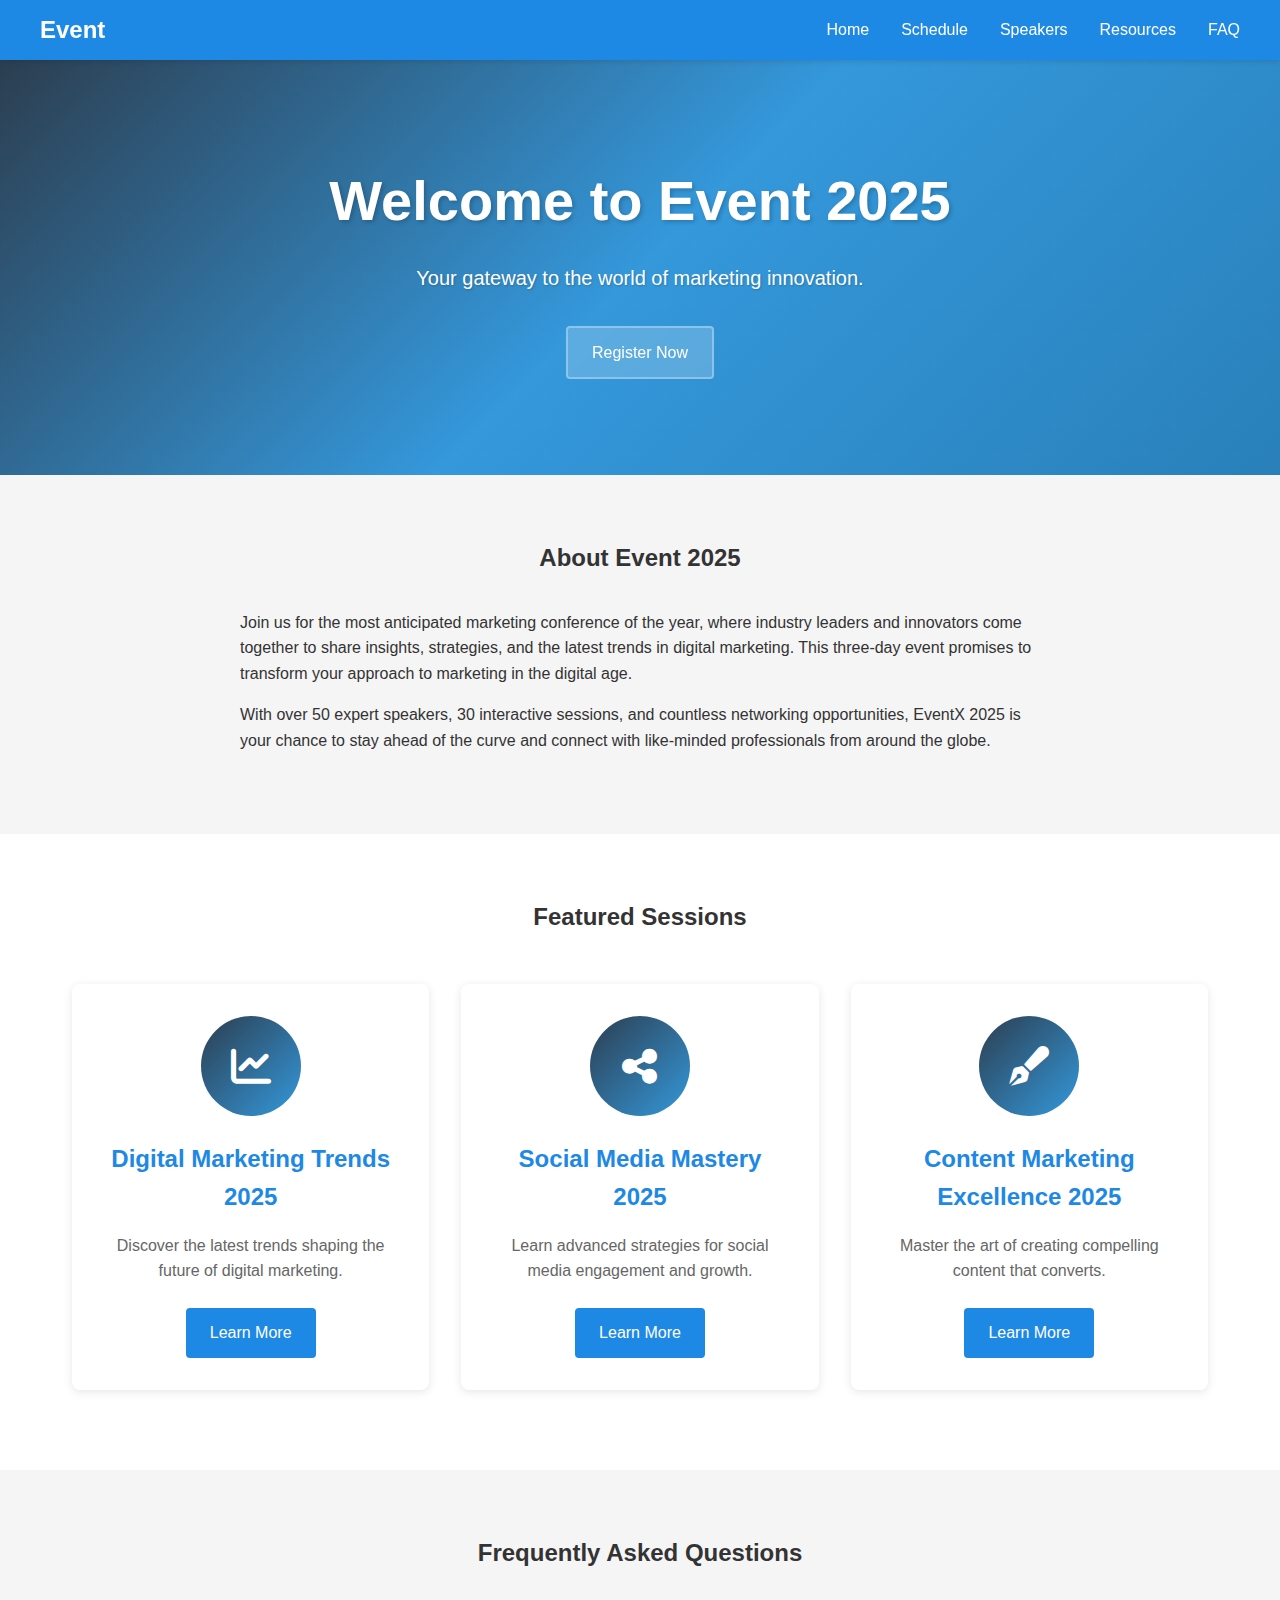
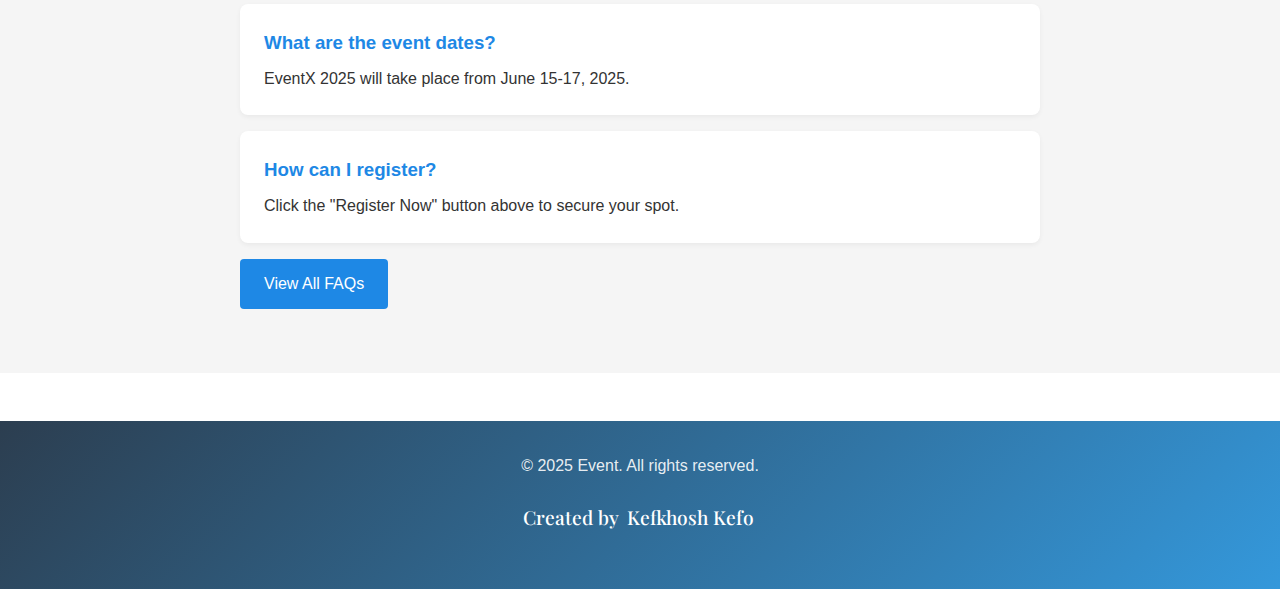
<file: index.html>
<!DOCTYPE html>
<html lang="en">
<head>
  <meta charset="UTF-8" />
  <meta name="viewport" content="width=device-width, initial-scale=1.0" />
  <title>Event Platform - Home</title>
  <link rel="preconnect" href="https://fonts.googleapis.com">
  <link rel="preconnect" href="https://fonts.gstatic.com" crossorigin>
  <link href="https://fonts.googleapis.com/css2?family=Playfair+Display:wght@400;500;600&display=swap" rel="stylesheet">
  <link rel="stylesheet" href="css\style.css" />
  <link rel="stylesheet" href="https://cdnjs.cloudflare.com/ajax/libs/font-awesome/6.5.1/css/all.min.css" />
  <script src="js/jquery.min.js"></script>
  <script src="js/script.js" defer></script>
</head>
<body>
  <header>
    <nav>
      <div class="logo">Event</div>
      <ul class="nav-links">
        <li><a href="index.html">Home</a></li>
        <li><a href="schedule.html">Schedule</a></li>
        <li><a href="speakers.html">Speakers</a></li>
        <li><a href="resources.html">Resources</a></li>
        <li><a href="faq.html">FAQ</a></li>
      </ul>
    </nav>
  </header>

  <section class="hero">
    <h1>Welcome to Event 2025</h1>
    <p>Your gateway to the world of marketing innovation.</p>
    <a href="register.html" class="btn">Register Now</a>
  </section>

  <section class="about-event">
    <div class="container">
      <h2>About Event 2025</h2>
      <p>Join us for the most anticipated marketing conference of the year, where industry leaders and innovators come together to share insights, strategies, and the latest trends in digital marketing. This three-day event promises to transform your approach to marketing in the digital age.</p>
      <p>With over 50 expert speakers, 30 interactive sessions, and countless networking opportunities, EventX 2025 is your chance to stay ahead of the curve and connect with like-minded professionals from around the globe.</p>
    </div>
  </section>

  <section class="featured-sessions">
    <div class="container">
      <h2>Featured Sessions</h2>
      <div class="session-cards">
        <div class="card">
          <div class="icon-container">
            <i class="fas fa-chart-line"></i>
          </div>
          <h3>Digital Marketing Trends 2025</h3>
          <p>Discover the latest trends shaping the future of digital marketing.</p>
          <a href="schedule.html" class="btn">Learn More</a>
        </div>
        <div class="card">
          <div class="icon-container">
            <i class="fas fa-share-nodes"></i>
          </div>
          <h3>Social Media Mastery 2025</h3>
          <p>Learn advanced strategies for social media engagement and growth.</p>
          <a href="schedule.html" class="btn">Learn More</a>
        </div>
        <div class="card">
          <div class="icon-container">
            <i class="fas fa-pen-fancy"></i>
          </div>
          <h3>Content Marketing Excellence 2025</h3>
          <p>Master the art of creating compelling content that converts.</p>
          <a href="schedule.html" class="btn">Learn More</a>
        </div>
      </div>
    </div>
  </section>

  <section class="faq-teaser">
    <div class="container">
      <h2>Frequently Asked Questions</h2>
      <div class="faq-preview">
        <div class="faq-item">
          <h3>What are the event dates?</h3>
          <p>EventX 2025 will take place from June 15-17, 2025.</p>
        </div>
        <div class="faq-item">
          <h3>How can I register?</h3>
          <p>Click the "Register Now" button above to secure your spot.</p>
        </div>
        <a href="faq.html" class="btn">View All FAQs</a>
      </div>
    </div>
  </section>

  <footer>
    <div class="container">
      <p>&copy; 2025 Event. All rights reserved.</p>
      <p class="footer-signature">Created by <span>Kefkhosh Kefo</span></p>
    </div>
  </footer>
</body>
</html>
</file>
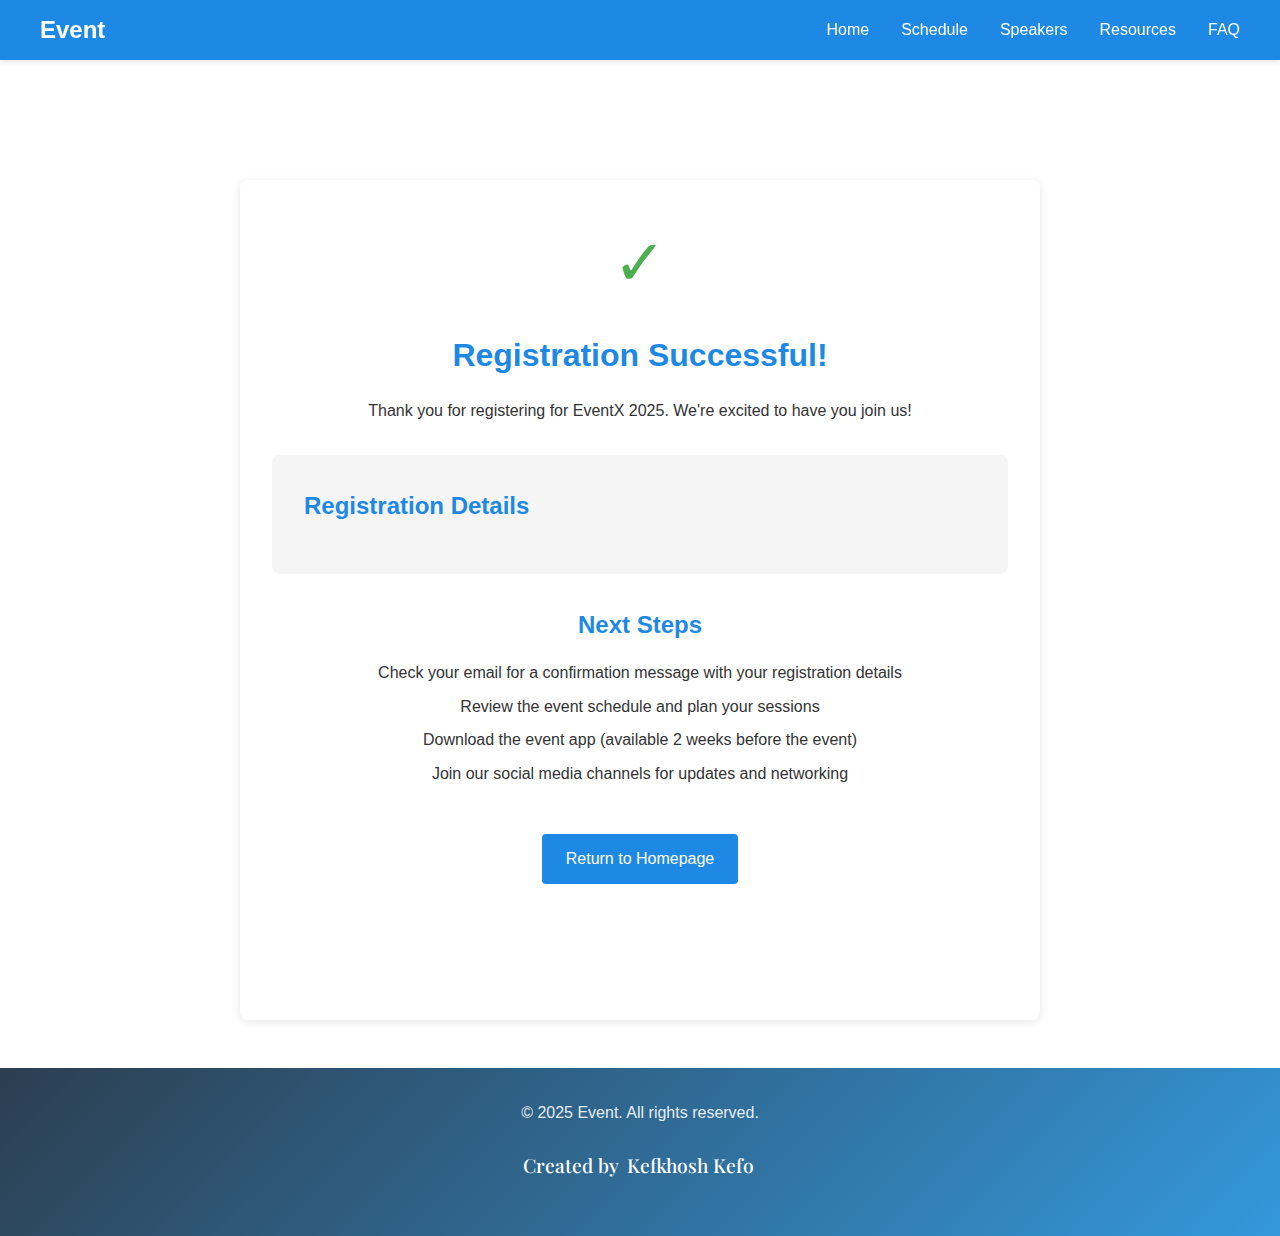
<file: confirmation.html>
<!DOCTYPE html>
<html lang="en">
<head>
  <meta charset="UTF-8" />
  <meta name="viewport" content="width=device-width, initial-scale=1.0" />
  <title>Event Platform - Registration Confirmation</title>
  <link rel="preconnect" href="https://fonts.googleapis.com">
  <link rel="preconnect" href="https://fonts.gstatic.com" crossorigin>
  <link href="https://fonts.googleapis.com/css2?family=Playfair+Display:wght@400;500;600&display=swap" rel="stylesheet">
  <link rel="stylesheet" href="css/style.css" />
  <script src="js/jquery.min.js"></script>
  <script src="js/script.js" defer></script>
  <style>
    .confirmation-container {
      max-width: 800px;
      margin: 120px auto 40px;
      padding: 2rem;
      background: white;
      border-radius: 8px;
      box-shadow: 0 2px 10px rgba(0,0,0,0.1);
      text-align: center;
    }

    .success-icon {
      font-size: 4rem;
      color: #4CAF50;
      margin-bottom: 1rem;
    }

    .confirmation-message {
      margin-bottom: 2rem;
    }

    .confirmation-message h1 {
      color: var(--primary-color);
      margin-bottom: 1rem;
    }

    .registration-details {
      background: var(--secondary-color);
      padding: 2rem;
      border-radius: 8px;
      margin: 2rem 0;
      text-align: left;
    }

    .registration-details h2 {
      color: var(--primary-color);
      margin-bottom: 1rem;
    }

    .registration-details ul {
      list-style: none;
      padding: 0;
    }

    .registration-details li {
      margin-bottom: 0.5rem;
      padding: 0.5rem;
      border-bottom: 1px solid #ddd;
    }

    .registration-details li:last-child {
      border-bottom: none;
    }

    .registration-details strong {
      color: var(--primary-color);
    }

    .next-steps {
      margin-top: 2rem;
    }

    .next-steps h2 {
      color: var(--primary-color);
      margin-bottom: 1rem;
    }

    .next-steps ul {
      list-style: none;
      padding: 0;
      margin-bottom: 2rem;
    }

    .next-steps li {
      margin-bottom: 0.5rem;
    }

    .home-btn {
      display: inline-block;
      margin-top: 1rem;
    }
  </style>
</head>
<body>
  <header>
    <nav>
      <div class="logo">Event</div>
      <ul class="nav-links">
        <li><a href="index.html">Home</a></li>
        <li><a href="schedule.html">Schedule</a></li>
        <li><a href="speakers.html">Speakers</a></li>
        <li><a href="resources.html">Resources</a></li>
        <li><a href="faq.html">FAQ</a></li>
      </ul>
    </nav>
  </header>

  <main class="confirmation-container">
    <div class="success-icon">✓</div>
    
    <div class="confirmation-message">
      <h1>Registration Successful!</h1>
      <p>Thank you for registering for EventX 2025. We're excited to have you join us!</p>
    </div>

    <div class="registration-details">
      <h2>Registration Details</h2>
      <div id="registrationDetails">
        <!-- Registration details will be populated by JavaScript -->
      </div>
    </div>

    <div class="next-steps">
      <h2>Next Steps</h2>
      <ul>
        <li>Check your email for a confirmation message with your registration details</li>
        <li>Review the event schedule and plan your sessions</li>
        <li>Download the event app (available 2 weeks before the event)</li>
        <li>Join our social media channels for updates and networking</li>
      </ul>
      <a href="index.html" class="btn home-btn">Return to Homepage</a>
    </div>
  </main>

  <footer>
    <div class="container">
      <p>&copy; 2025 Event. All rights reserved.</p>
      <p class="footer-signature">Created by <span>Kefkhosh Kefo</span></p>
    </div>
  </footer>
</body>
</html>
</file>
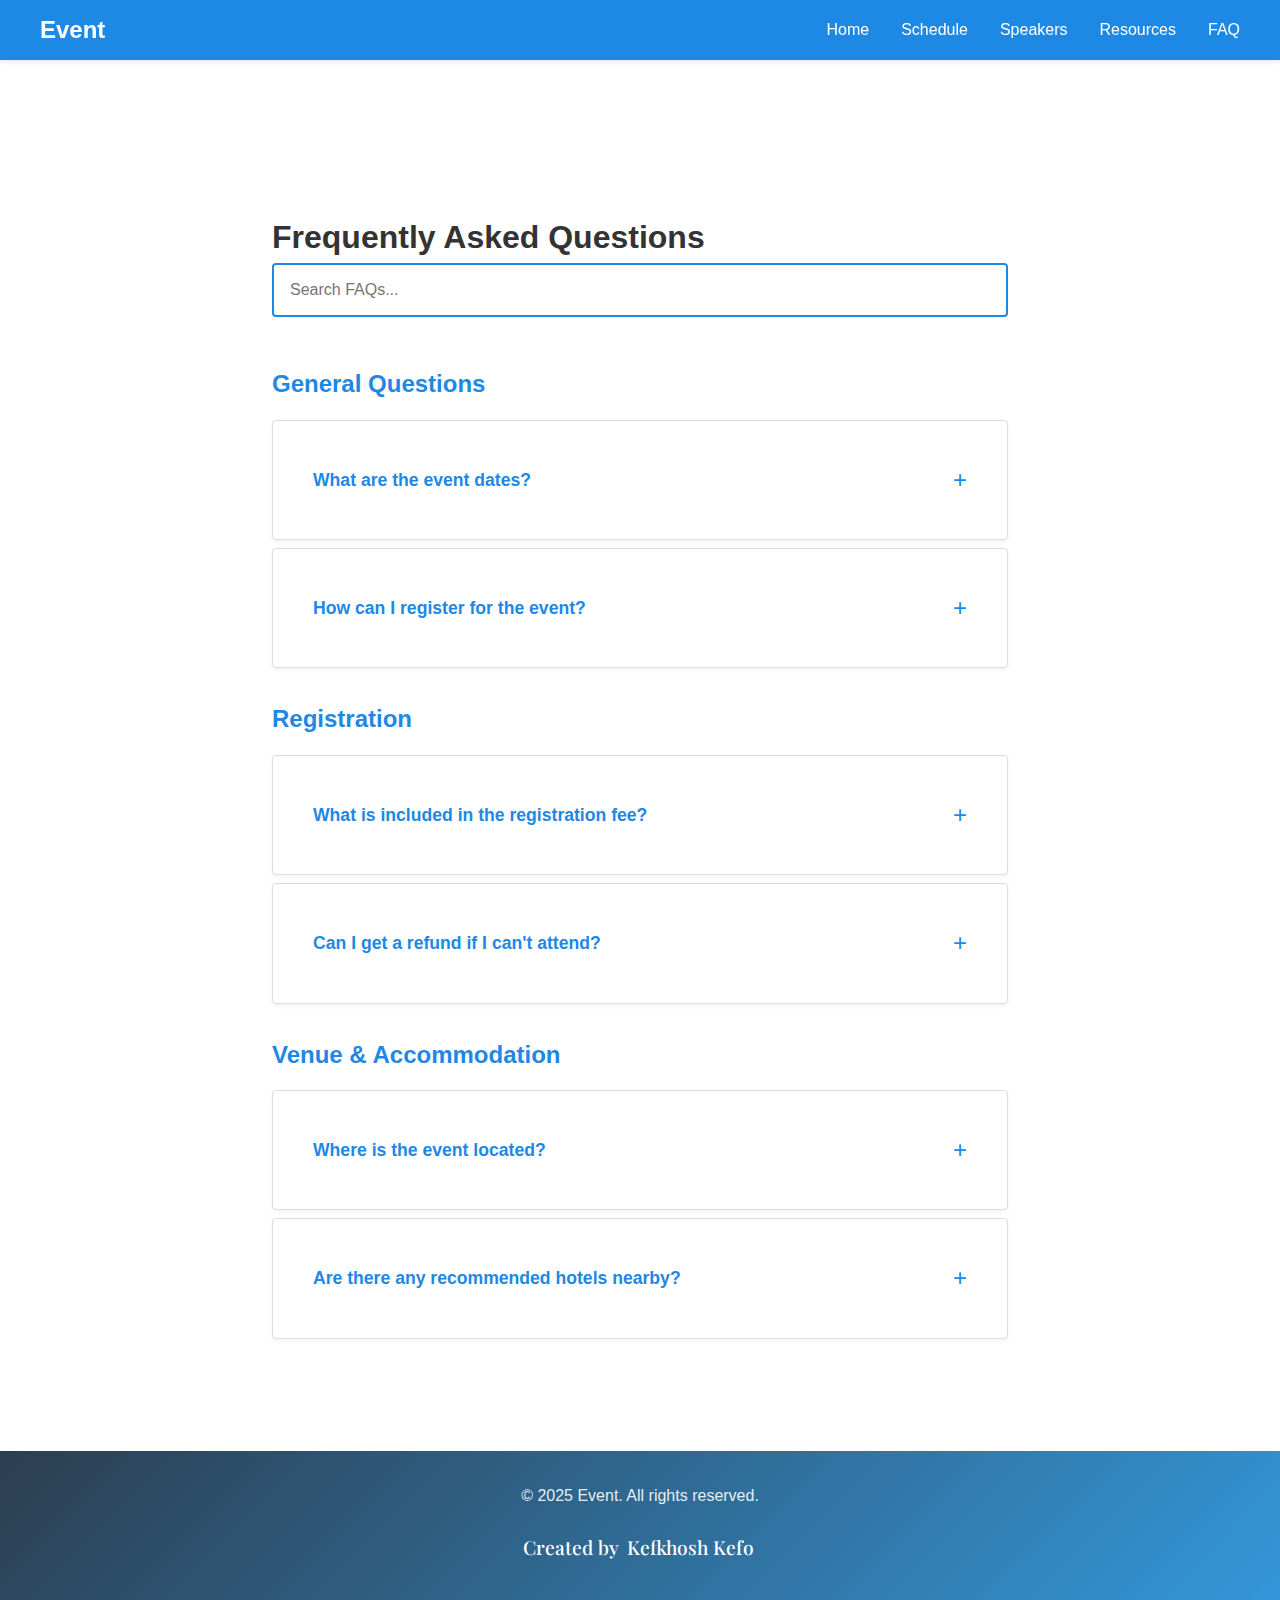
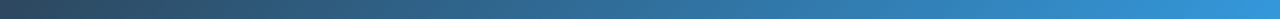
<file: faq.html>
<!DOCTYPE html>
<html lang="en">
<head>
  <meta charset="UTF-8" />
  <meta name="viewport" content="width=device-width, initial-scale=1.0" />
  <title>Event Platform - FAQ</title>
  <link rel="preconnect" href="https://fonts.googleapis.com">
  <link rel="preconnect" href="https://fonts.gstatic.com" crossorigin>
  <link href="https://fonts.googleapis.com/css2?family=Playfair+Display:wght@400;500;600&display=swap" rel="stylesheet">
  <link rel="stylesheet" href="css\style.css" />
  <script src="https://code.jquery.com/jquery-3.7.1.min.js"></script>
  <script src="js/script.js" defer></script>
  <style>
    .faq-container {
      max-width: 800px;
      margin: 120px auto 40px;
      padding: 2rem;
    }

    .search-container {
      margin-bottom: 2rem;
    }

    .search-input {
      width: 100%;
      padding: 1rem;
      border: 2px solid var(--primary-color);
      border-radius: 4px;
      font-size: 1rem;
      margin-bottom: 1rem;
    }

    .faq-category {
      margin-bottom: 2rem;
    }

    .faq-category h2 {
      color: var(--primary-color);
      margin-bottom: 1rem;
    }

    .faq-item {
      border: 1px solid #ddd;
      border-radius: 4px;
      margin-bottom: 0.5rem;
      overflow: hidden;
    }

    .faq-question {
      background: white;
      padding: 1rem;
      cursor: pointer;
      display: flex;
      justify-content: space-between;
      align-items: center;
      transition: background 0.3s ease;
    }

    .faq-question:hover {
      background: var(--secondary-color);
    }

    .faq-question h3 {
      margin: 0;
      font-size: 1.1rem;
    }

    .faq-answer {
      display: none;
      background: var(--secondary-color);
      padding: 0;
    }

    .faq-answer p {
      margin: 0;
      padding: 1rem;
    }

    .toggle-icon {
      font-size: 1.5rem;
      color: var(--primary-color);
      transition: transform 0.3s ease;
    }

    .toggle-icon.active {
      transform: rotate(45deg);
    }

    .no-results {
      text-align: center;
      padding: 2rem;
      color: #666;
      display: none;
    }

    @media (max-width: 768px) {
      .faq-container {
        padding: 1rem;
      }

      .faq-question h3 {
        font-size: 1rem;
      }
    }
  </style>
</head>
<body>
  <header>
    <nav>
      <div class="logo">Event</div>
      <ul class="nav-links">
        <li><a href="index.html">Home</a></li>
        <li><a href="schedule.html">Schedule</a></li>
        <li><a href="speakers.html">Speakers</a></li>
        <li><a href="resources.html">Resources</a></li>
        <li><a href="faq.html">FAQ</a></li>
      </ul>
    </nav>
  </header>

  <main class="faq-container">
    <h1>Frequently Asked Questions</h1>
    
    <div class="search-container">
      <input type="text" class="search-input" placeholder="Search FAQs..." id="faqSearch">
    </div>

    <div class="no-results">
      <p>No questions found matching your search.</p>
    </div>

    <div class="faq-content">
      <!-- General Questions -->
      <div class="faq-category">
        <h2>General Questions</h2>
        
        <div class="faq-item">
          <div class="faq-question">
            <h3>What are the event dates?</h3>
            <span class="toggle-icon">+</span>
          </div>
          <div class="faq-answer">
            <p>EventX 2025 will take place from June 15-17, 2025, at the Main Conference Center.</p>
          </div>
        </div>

        <div class="faq-item">
          <div class="faq-question">
            <h3>How can I register for the event?</h3>
            <span class="toggle-icon">+</span>
          </div>
          <div class="faq-answer">
            <p>You can register through our website by clicking the "Register Now" button on the homepage. Early bird registration is available until March 31, 2025.</p>
          </div>
        </div>
      </div>

      <!-- Registration Questions -->
      <div class="faq-category">
        <h2>Registration</h2>
        
        <div class="faq-item">
          <div class="faq-question">
            <h3>What is included in the registration fee?</h3>
            <span class="toggle-icon">+</span>
          </div>
          <div class="faq-answer">
            <p>The registration fee includes access to all sessions, workshops, networking events, conference materials, and meals during the event.</p>
          </div>
        </div>

        <div class="faq-item">
          <div class="faq-question">
            <h3>Can I get a refund if I can't attend?</h3>
            <span class="toggle-icon">+</span>
          </div>
          <div class="faq-answer">
            <p>Refunds are available up to 30 days before the event. Please contact our support team for assistance with cancellations.</p>
          </div>
        </div>
      </div>

      <!-- Venue & Accommodation -->
      <div class="faq-category">
        <h2>Venue & Accommodation</h2>
        
        <div class="faq-item">
          <div class="faq-question">
            <h3>Where is the event located?</h3>
            <span class="toggle-icon">+</span>
          </div>
          <div class="faq-answer">
            <p>The event will be held at the Main Conference Center, located in the heart of the city. Detailed directions and parking information will be provided to registered attendees.</p>
          </div>
        </div>

        <div class="faq-item">
          <div class="faq-question">
            <h3>Are there any recommended hotels nearby?</h3>
            <span class="toggle-icon">+</span>
          </div>
          <div class="faq-answer">
            <p>Yes, we have partnered with several hotels in the area to offer special rates for event attendees. You can find the list of recommended hotels in your registration confirmation email.</p>
          </div>
        </div>
      </div>
    </div>
  </main>

  <footer>
    <div class="container">
      <p>&copy; 2025 Event. All rights reserved.</p>
      <p class="footer-signature">Created by <span>Kefkhosh Kefo</span></p>
    </div>
  </footer>
</body>
</html>
</file>
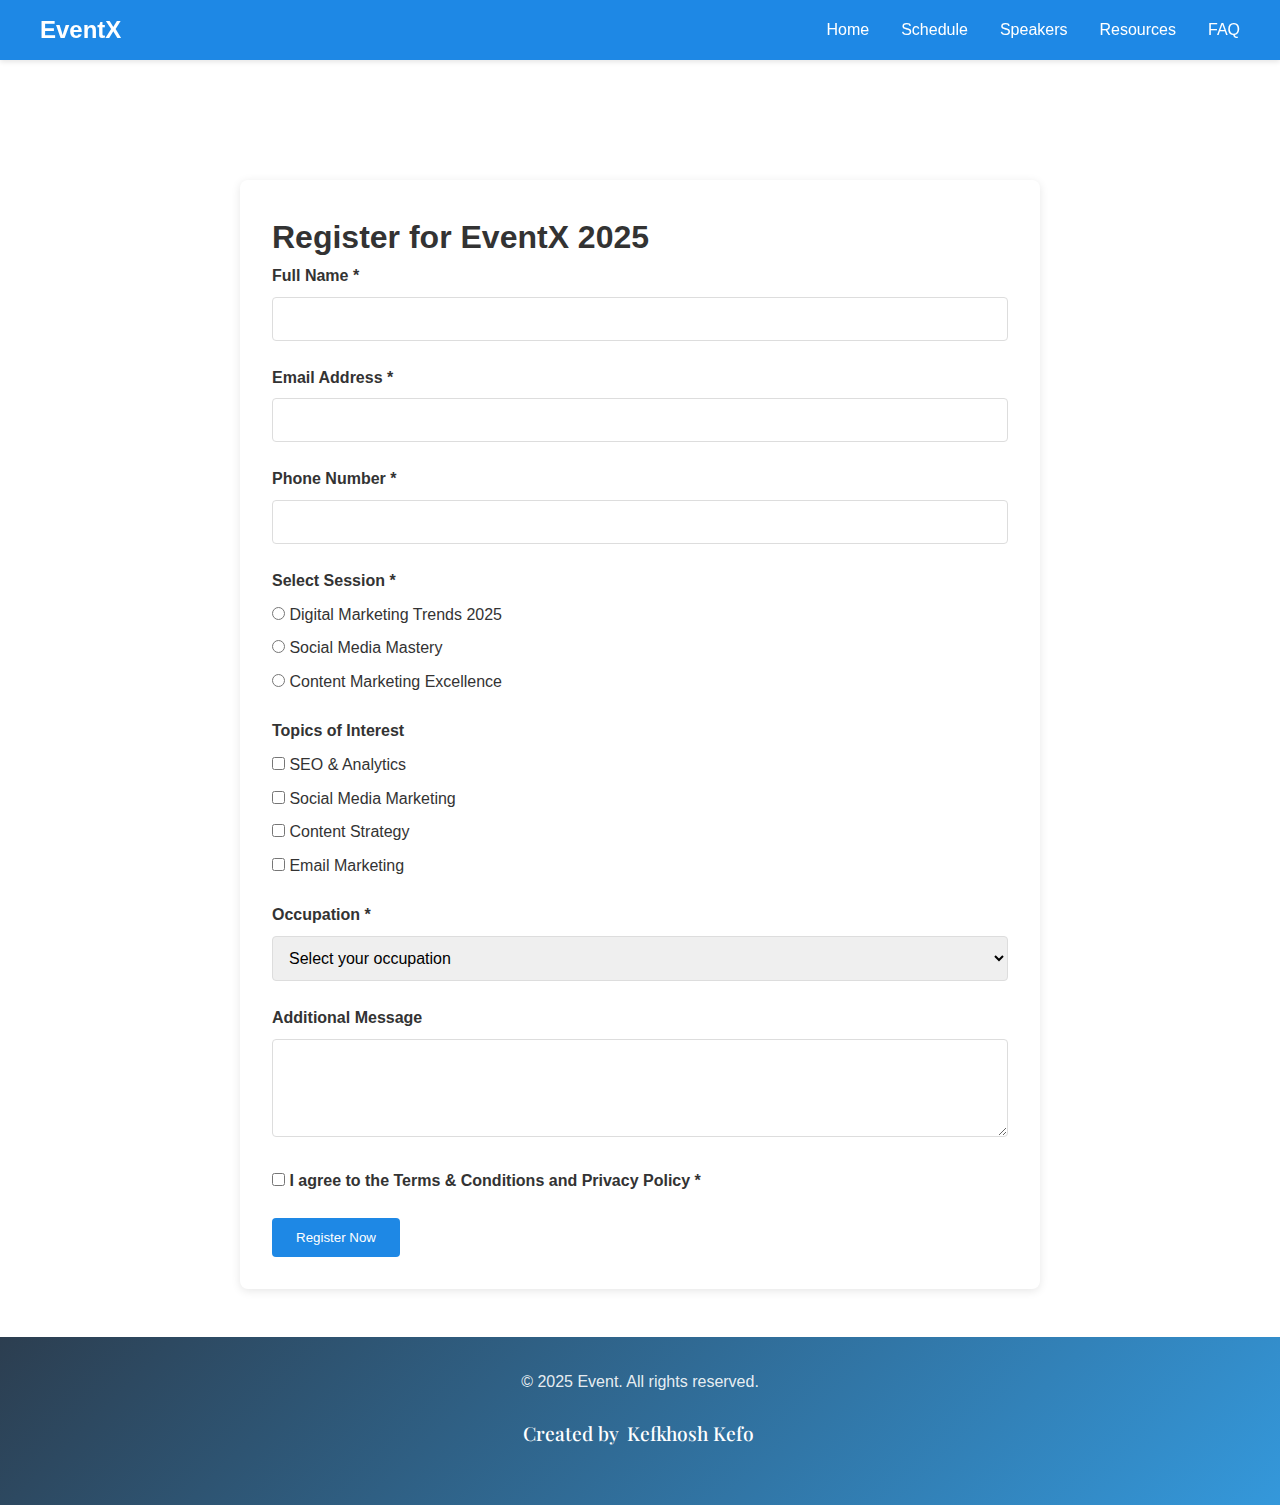
<file: register.html>
<!DOCTYPE html>
<html lang="en">
<head>
  <meta charset="UTF-8" />
  <meta name="viewport" content="width=device-width, initial-scale=1.0" />
  <title>Event Platform - Registration</title>
  <link rel="preconnect" href="https://fonts.googleapis.com">
  <link rel="preconnect" href="https://fonts.gstatic.com" crossorigin>
  <link href="https://fonts.googleapis.com/css2?family=Playfair+Display:wght@400;500;600&display=swap" rel="stylesheet">
  <link rel="stylesheet" href="css\style.css" />
  <script src="js/jquery.min.js"></script>
  <script src="js/script.js" defer></script>
  <style>
    .registration-form {
      max-width: 800px;
      margin: 120px auto 40px;
      padding: 2rem;
      background: #fff;
      border-radius: 8px;
      box-shadow: 0 2px 10px rgba(0,0,0,0.1);
    }

    .form-group {
      margin-bottom: 1.5rem;
    }

    .form-group label {
      display: block;
      margin-bottom: 0.5rem;
      font-weight: bold;
    }

    .form-group input[type="text"],
    .form-group input[type="email"],
    .form-group input[type="tel"],
    .form-group textarea,
    .form-group select {
      width: 100%;
      padding: 0.75rem;
      border: 1px solid #ddd;
      border-radius: 4px;
      font-size: 1rem;
    }

    .radio-group,
    .checkbox-group {
      margin-top: 0.5rem;
    }

    .radio-group label,
    .checkbox-group label {
      display: block;
      margin-bottom: 0.5rem;
      font-weight: normal;
    }

    .form-summary {
      margin-top: 2rem;
      padding: 1rem;
      background: var(--secondary-color);
      border-radius: 4px;
      display: none;
    }

    .error {
      color: #d32f2f;
      font-size: 0.875rem;
      margin-top: 0.25rem;
    }
  </style>
</head>
<body>
  <header>
    <nav>
      <div class="logo">EventX</div>
      <ul class="nav-links">
        <li><a href="index.html">Home</a></li>
        <li><a href="schedule.html">Schedule</a></li>
        <li><a href="speakers.html">Speakers</a></li>
        <li><a href="resources.html">Resources</a></li>
        <li><a href="faq.html">FAQ</a></li>
      </ul>
    </nav>
  </header>

  <main class="registration-form">
    <h1>Register for EventX 2025</h1>
    <form id="registrationForm" action="confirmation.html" method="GET">
      <div class="form-group">
        <label for="name">Full Name *</label>
        <input type="text" id="name" name="name" required>
      </div>

      <div class="form-group">
        <label for="email">Email Address *</label>
        <input type="email" id="email" name="email" required>
      </div>

      <div class="form-group">
        <label for="phone">Phone Number *</label>
        <input type="tel" id="phone" name="phone" required>
      </div>

      <div class="form-group">
        <label>Select Session *</label>
        <div class="radio-group">
          <label>
            <input type="radio" name="session" value="digital-marketing" required>
            Digital Marketing Trends 2025
          </label>
          <label>
            <input type="radio" name="session" value="social-media">
            Social Media Mastery
          </label>
          <label>
            <input type="radio" name="session" value="content-marketing">
            Content Marketing Excellence
          </label>
        </div>
      </div>

      <div class="form-group">
        <label>Topics of Interest</label>
        <div class="checkbox-group">
          <label>
            <input type="checkbox" name="topics" value="seo">
            SEO & Analytics
          </label>
          <label>
            <input type="checkbox" name="topics" value="social">
            Social Media Marketing
          </label>
          <label>
            <input type="checkbox" name="topics" value="content">
            Content Strategy
          </label>
          <label>
            <input type="checkbox" name="topics" value="email">
            Email Marketing
          </label>
        </div>
      </div>

      <div class="form-group">
        <label for="occupation">Occupation *</label>
        <select id="occupation" name="occupation" required>
          <option value="">Select your occupation</option>
          <option value="student">Student</option>
          <option value="freelancer">Freelancer</option>
          <option value="manager">Manager</option>
          <option value="director">Director</option>
          <option value="other">Other</option>
        </select>
      </div>

      <div class="form-group">
        <label for="message">Additional Message</label>
        <textarea id="message" name="message" rows="4"></textarea>
      </div>

      <div class="form-group">
        <label>
          <input type="checkbox" name="consent" required>
          I agree to the Terms & Conditions and Privacy Policy *
        </label>
      </div>

      <button type="submit" class="btn">Register Now</button>
    </form>

    <div id="formSummary" class="form-summary">
      <h2>Registration Summary</h2>
      <div id="summaryContent"></div>
    </div>
  </main>

  <footer>
    <div class="container">
      <p>&copy; 2025 Event. All rights reserved.</p>
      <p class="footer-signature">Created by <span>Kefkhosh Kefo</span></p>
    </div>
  </footer>
</body>
</html>
</file>
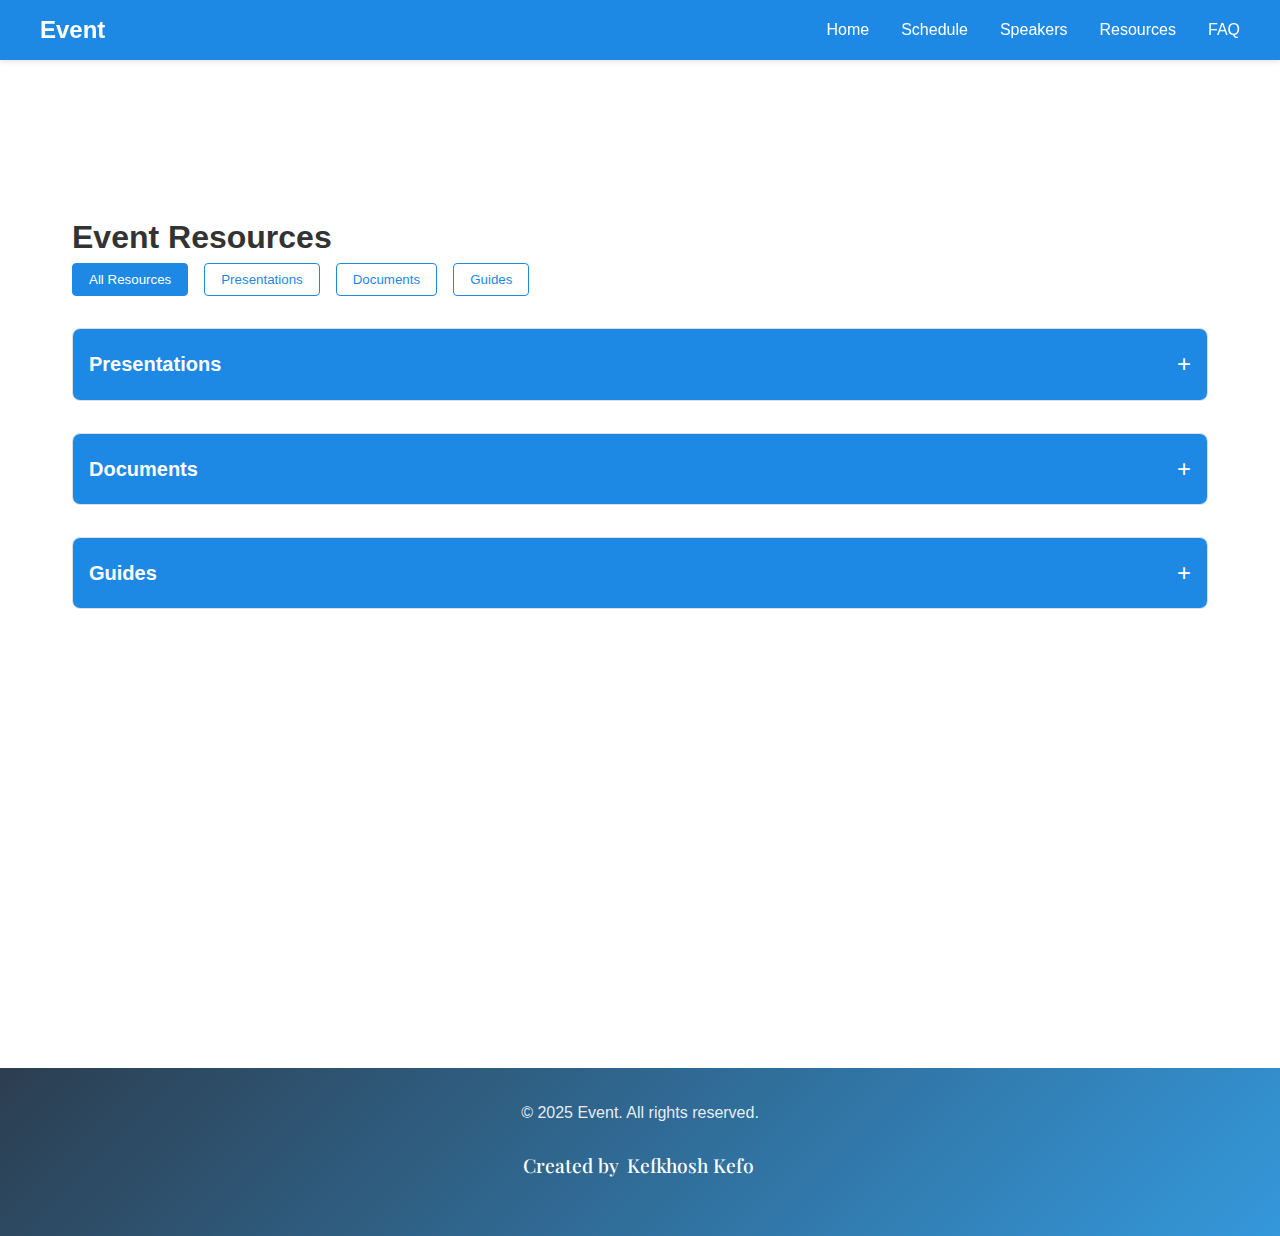
<file: resources.html>
<!DOCTYPE html>
<html lang="en">
<head>
  <meta charset="UTF-8" />
  <meta name="viewport" content="width=device-width, initial-scale=1.0" />
  <title>Event Platform - Resources</title>
  <link rel="preconnect" href="https://fonts.googleapis.com">
  <link rel="preconnect" href="https://fonts.gstatic.com" crossorigin>
  <link href="https://fonts.googleapis.com/css2?family=Playfair+Display:wght@400;500;600&display=swap" rel="stylesheet">
  <link rel="stylesheet" href="css\style.css" />
  <script src="https://code.jquery.com/jquery-3.7.1.min.js"></script>
  <script src="js/script.js" defer></script>
  <style>
    .resources-container {
      max-width: 1200px;
      margin: 120px auto 40px;
      padding: 2rem;
    }

    .resource-filters {
      margin-bottom: 2rem;
      display: flex;
      gap: 1rem;
      flex-wrap: wrap;
    }

    .filter-btn {
      padding: 0.5rem 1rem;
      border: 1px solid var(--primary-color);
      background: transparent;
      color: var(--primary-color);
      border-radius: 4px;
      cursor: pointer;
      transition: all 0.3s ease;
    }

    .filter-btn.active {
      background: var(--primary-color);
      color: white;
    }

    .resource-category {
      margin-bottom: 2rem;
      border: 1px solid #ddd;
      border-radius: 8px;
      overflow: hidden;
    }

    .category-header {
      background: var(--primary-color);
      color: white;
      padding: 1rem;
      cursor: pointer;
      display: flex;
      justify-content: space-between;
      align-items: center;
    }

    .category-header h2 {
      margin: 0;
      font-size: 1.25rem;
    }

    .category-content {
      display: none;
      background: white;
    }

    .resource-item {
      display: flex;
      align-items: center;
      padding: 1rem;
      border-bottom: 1px solid #eee;
    }

    .resource-item:last-child {
      border-bottom: none;
    }

    .resource-icon {
      width: 40px;
      height: 40px;
      margin-right: 1rem;
      display: flex;
      align-items: center;
      justify-content: center;
      background: var(--secondary-color);
      border-radius: 4px;
    }

    .resource-info {
      flex: 1;
    }

    .resource-title {
      font-weight: bold;
      margin-bottom: 0.25rem;
    }

    .resource-description {
      color: #666;
      font-size: 0.875rem;
    }

    .download-btn {
      padding: 0.5rem 1rem;
      background: var(--primary-color);
      color: white;
      text-decoration: none;
      border-radius: 4px;
      transition: background 0.3s ease;
    }

    .download-btn:hover {
      background: #1565c0;
    }

    .toggle-icon {
      font-size: 1.5rem;
      transition: transform 0.3s ease;
    }

    .toggle-icon.active {
      transform: rotate(45deg);
    }

    @media (max-width: 768px) {
      .resource-filters {
        flex-direction: column;
      }
      
      .filter-btn {
        width: 100%;
      }

      .resource-item {
        flex-direction: column;
        text-align: center;
      }

      .resource-icon {
        margin: 0 0 1rem 0;
      }

      .download-btn {
        margin-top: 1rem;
      }
    }
  </style>
</head>
<body>
  <header>
    <nav>
      <div class="logo">Event</div>
      <ul class="nav-links">
        <li><a href="index.html">Home</a></li>
        <li><a href="schedule.html">Schedule</a></li>
        <li><a href="speakers.html">Speakers</a></li>
        <li><a href="resources.html">Resources</a></li>
        <li><a href="faq.html">FAQ</a></li>
      </ul>
    </nav>
  </header>

  <main class="resources-container">
    <h1>Event Resources</h1>
    
    <div class="resource-filters">
      <button class="filter-btn active" data-category="all">All Resources</button>
      <button class="filter-btn" data-category="presentations">Presentations</button>
      <button class="filter-btn" data-category="documents">Documents</button>
      <button class="filter-btn" data-category="guides">Guides</button>
    </div>

    <div class="resources-content">
      <!-- Presentations Category -->
      <div class="resource-category" data-category="presentations">
        <div class="category-header">
          <h2>Presentations</h2>
          <span class="toggle-icon">+</span>
        </div>
        <div class="category-content">
          <div class="resource-item">
            <div class="resource-icon">📊</div>
            <div class="resource-info">
              <div class="resource-title">Digital Marketing Trends 2025</div>
              <div class="resource-description">Comprehensive keynote presentation covering emerging trends, AI integration, and future predictions in digital marketing.</div>
            </div>
            <a href="#" class="download-btn">Download</a>
          </div>
          <div class="resource-item">
            <div class="resource-icon">📈</div>
            <div class="resource-info">
              <div class="resource-title">Social Media Strategy</div>
              <div class="resource-description">In-depth workshop presentation on building effective social media campaigns and measuring ROI.</div>
            </div>
            <a href="#" class="download-btn">Download</a>
          </div>
          <div class="resource-item">
            <div class="resource-icon">🎯</div>
            <div class="resource-info">
              <div class="resource-title">Content Marketing Excellence</div>
              <div class="resource-description">Master the art of content creation with this detailed presentation on content strategy and optimization.</div>
            </div>
            <a href="#" class="download-btn">Download</a>
          </div>
        </div>
      </div>

      <!-- Documents Category -->
      <div class="resource-category" data-category="documents">
        <div class="category-header">
          <h2>Documents</h2>
          <span class="toggle-icon">+</span>
        </div>
        <div class="category-content">
          <div class="resource-item">
            <div class="resource-icon">📄</div>
            <div class="resource-info">
              <div class="resource-title">Event Schedule PDF</div>
              <div class="resource-description">Complete event schedule with detailed session information, speaker bios, and venue maps.</div>
            </div>
            <a href="#" class="download-btn">Download</a>
          </div>
          <div class="resource-item">
            <div class="resource-icon">📋</div>
            <div class="resource-info">
              <div class="resource-title">Speaker Bios</div>
              <div class="resource-description">Detailed speaker biographies, credentials, and professional achievements.</div>
            </div>
            <a href="#" class="download-btn">Download</a>
          </div>
          <div class="resource-item">
            <div class="resource-icon">📑</div>
            <div class="resource-info">
              <div class="resource-title">Event Guidelines</div>
              <div class="resource-description">Important information about venue policies, networking opportunities, and event etiquette.</div>
            </div>
            <a href="#" class="download-btn">Download</a>
          </div>
        </div>
      </div>

      <!-- Guides Category -->
      <div class="resource-category" data-category="guides">
        <div class="category-header">
          <h2>Guides</h2>
          <span class="toggle-icon">+</span>
        </div>
        <div class="category-content">
          <div class="resource-item">
            <div class="resource-icon">📚</div>
            <div class="resource-info">
              <div class="resource-title">Marketing Best Practices 2025</div>
              <div class="resource-description">Comprehensive guide covering the latest marketing strategies, tools, and techniques.</div>
            </div>
            <a href="#" class="download-btn">Download</a>
          </div>
          <div class="resource-item">
            <div class="resource-icon">🎯</div>
            <div class="resource-info">
              <div class="resource-title">Event Preparation Guide</div>
              <div class="resource-description">Essential information to help you prepare for and make the most of your event experience.</div>
            </div>
            <a href="#" class="download-btn">Download</a>
          </div>
          <div class="resource-item">
            <div class="resource-icon">💡</div>
            <div class="resource-info">
              <div class="resource-title">Networking Guide</div>
              <div class="resource-description">Tips and strategies for effective networking during the event.</div>
            </div>
            <a href="#" class="download-btn">Download</a>
          </div>
        </div>
      </div>
    </div>
  </main>

  <footer>
    <div class="container">
      <p>&copy; 2025 Event. All rights reserved.</p>
      <p class="footer-signature">Created by <span>Kefkhosh Kefo</span></p>
    </div>
  </footer>
</body>
</html>
</file>
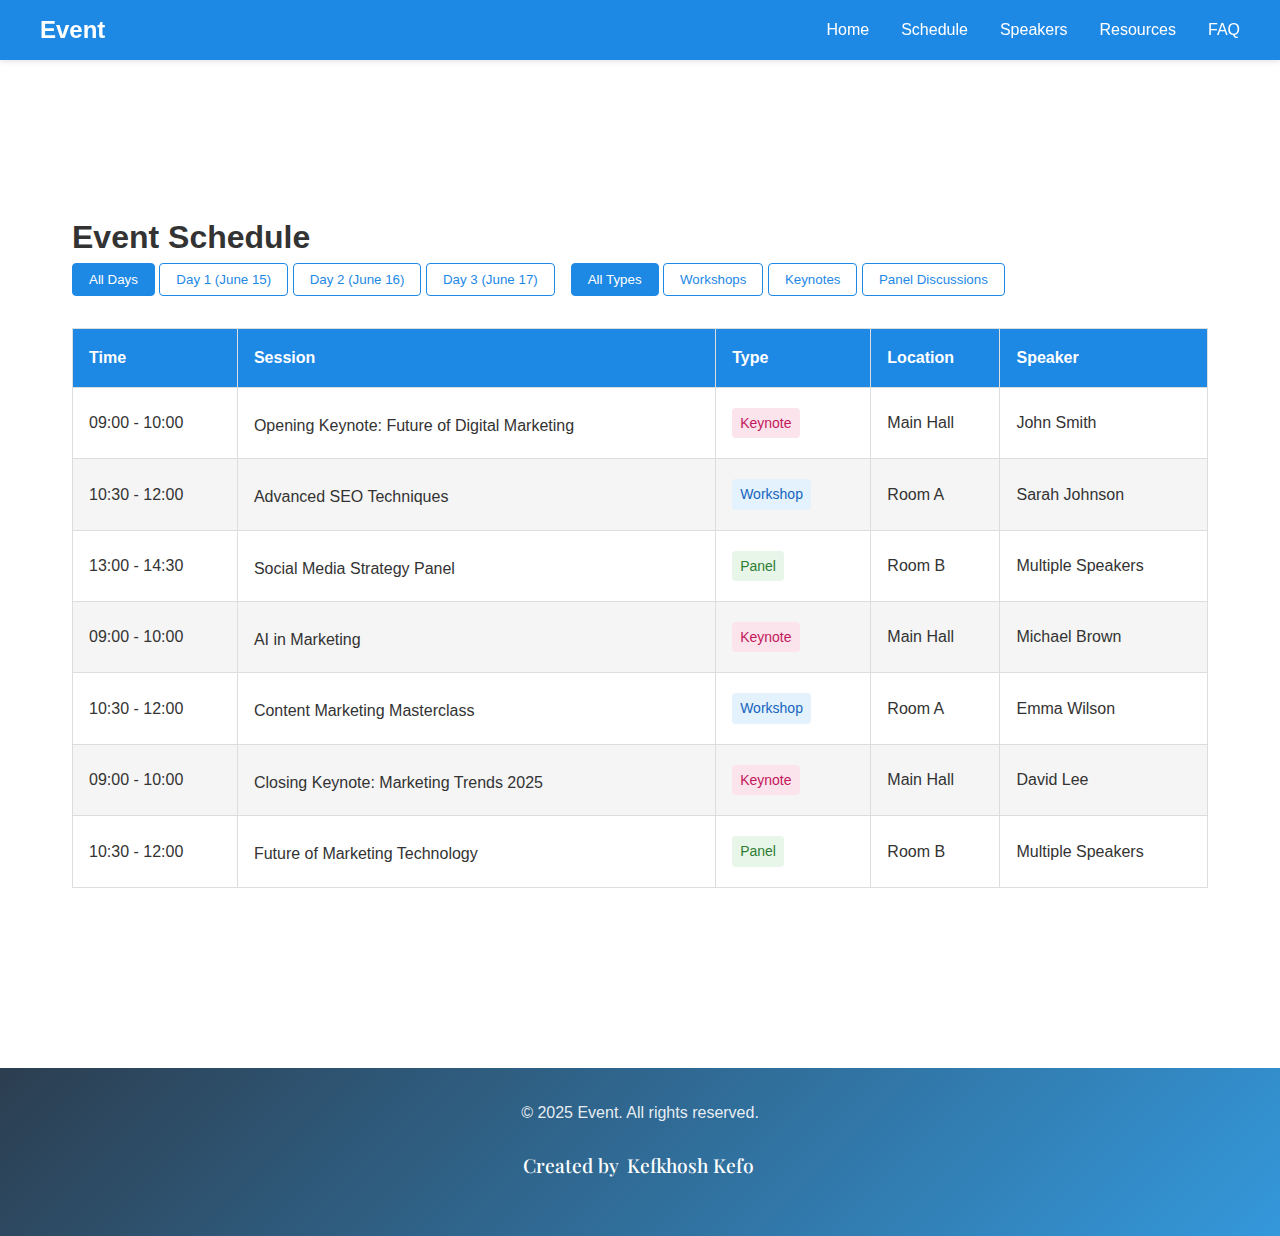
<file: schedule.html>
<!DOCTYPE html>
<html lang="en">
<head>
  <meta charset="UTF-8" />
  <meta name="viewport" content="width=device-width, initial-scale=1.0" />
  <title>Event Platform - Schedule</title>
  <link rel="preconnect" href="https://fonts.googleapis.com">
  <link rel="preconnect" href="https://fonts.gstatic.com" crossorigin>
  <link href="https://fonts.googleapis.com/css2?family=Playfair+Display:wght@400;500;600&display=swap" rel="stylesheet">
  <link rel="stylesheet" href="css\style.css" />
  <script src="js/jquery.min.js"></script>
  <script src="js/script.js" defer></script>
  <style>
    .schedule-container {
      max-width: 1200px;
      margin: 120px auto 40px;
      padding: 2rem;
    }

    .schedule-filters {
      margin-bottom: 2rem;
      display: flex;
      gap: 1rem;
      flex-wrap: wrap;
    }

    .filter-btn {
      padding: 0.5rem 1rem;
      border: 1px solid var(--primary-color);
      background: transparent;
      color: var(--primary-color);
      border-radius: 4px;
      cursor: pointer;
      transition: all 0.3s ease;
    }

    .filter-btn.active {
      background: var(--primary-color);
      color: white;
    }

    .schedule-table {
      width: 100%;
      border-collapse: collapse;
      margin-top: 1rem;
    }

    .schedule-table th,
    .schedule-table td {
      padding: 1rem;
      border: 1px solid #ddd;
      text-align: left;
    }

    .schedule-table th {
      background: var(--primary-color);
      color: white;
    }

    .schedule-table tr:nth-child(even) {
      background: var(--secondary-color);
    }

    .session-type {
      display: inline-block;
      padding: 0.25rem 0.5rem;
      border-radius: 4px;
      font-size: 0.875rem;
      margin-right: 0.5rem;
    }

    .type-workshop { background: #e3f2fd; color: #1565c0; }
    .type-keynote { background: #fce4ec; color: #c2185b; }
    .type-panel { background: #e8f5e9; color: #2e7d32; }

    .session-details {
        display: none;
        padding: 1rem;
        background: var(--secondary-color);
        border-top: 1px solid #ddd;
    }

    .session-info {
        margin: 0;
    }

    .session-info p {
        margin-bottom: 0.5rem;
    }

    .session-row {
        cursor: pointer;
        transition: all 0.3s ease;
        transform-origin: center;
    }

    .session-row:hover {
        background-color: var(--secondary-color);
        transform: scale(1.02);
        box-shadow: 0 2px 8px rgba(0,0,0,0.1);
        z-index: 1;
        position: relative;
    }

    .toggle-icon {
        font-size: 1.5rem;
        color: var(--primary-color);
        transition: transform 0.3s ease;
        margin-left: 1rem;
    }

    .toggle-icon.active {
        transform: rotate(45deg);
    }

    @media (max-width: 768px) {
      .schedule-table {
        display: block;
        overflow-x: auto;
      }
      
      .schedule-filters {
        flex-direction: column;
      }
      
      .filter-btn {
        width: 100%;
      }

      .session-row:hover {
        transform: scale(1.01);
      }
    }
  </style>
</head>
<body>
  <header>
    <nav>
      <div class="logo">Event</div>
      <ul class="nav-links">
        <li><a href="index.html">Home</a></li>
        <li><a href="schedule.html">Schedule</a></li>
        <li><a href="speakers.html">Speakers</a></li>
        <li><a href="resources.html">Resources</a></li>
        <li><a href="faq.html">FAQ</a></li>
      </ul>
    </nav>
  </header>

  <main class="schedule-container">
    <h1>Event Schedule</h1>
    
    <div class="schedule-filters">
      <div class="date-filters">
        <button class="filter-btn active" data-date="all">All Days</button>
        <button class="filter-btn" data-date="day1">Day 1 (June 15)</button>
        <button class="filter-btn" data-date="day2">Day 2 (June 16)</button>
        <button class="filter-btn" data-date="day3">Day 3 (June 17)</button>
      </div>
      <div class="type-filters">
        <button class="filter-btn active" data-type="all">All Types</button>
        <button class="filter-btn" data-type="workshop">Workshops</button>
        <button class="filter-btn" data-type="keynote">Keynotes</button>
        <button class="filter-btn" data-type="panel">Panel Discussions</button>
      </div>
    </div>

    <div class="schedule-content">
      <table class="schedule-table" role="grid">
        <thead>
          <tr>
            <th>Time</th>
            <th>Session</th>
            <th>Type</th>
            <th>Location</th>
            <th>Speaker</th>
          </tr>
        </thead>
        <tbody>
          <!-- Day 1 -->
          <tr class="session-row" data-date="day1" data-type="keynote">
            <td>09:00 - 10:00</td>
            <td>
              Opening Keynote: Future of Digital Marketing
              <span class="toggle-icon"></span>
            </td>
            <td><span class="session-type type-keynote">Keynote</span></td>
            <td>Main Hall</td>
            <td>John Smith</td>
          </tr>
          <tr class="session-row" data-date="day1" data-type="workshop">
            <td>10:30 - 12:00</td>
            <td>
              Advanced SEO Techniques
              <span class="toggle-icon"></span>
            </td>
            <td><span class="session-type type-workshop">Workshop</span></td>
            <td>Room A</td>
            <td>Sarah Johnson</td>
          </tr>
          <tr class="session-row" data-date="day1" data-type="panel">
            <td>13:00 - 14:30</td>
            <td>
              Social Media Strategy Panel
              <span class="toggle-icon"></span>
            </td>
            <td><span class="session-type type-panel">Panel</span></td>
            <td>Room B</td>
            <td>Multiple Speakers</td>
          </tr>

          <!-- Day 2 -->
          <tr class="session-row" data-date="day2" data-type="keynote">
            <td>09:00 - 10:00</td>
            <td>
              AI in Marketing
              <span class="toggle-icon"></span>
            </td>
            <td><span class="session-type type-keynote">Keynote</span></td>
            <td>Main Hall</td>
            <td>Michael Brown</td>
          </tr>
          <tr class="session-row" data-date="day2" data-type="workshop">
            <td>10:30 - 12:00</td>
            <td>
              Content Marketing Masterclass
              <span class="toggle-icon"></span>
            </td>
            <td><span class="session-type type-workshop">Workshop</span></td>
            <td>Room A</td>
            <td>Emma Wilson</td>
          </tr>

          <!-- Day 3 -->
          <tr class="session-row" data-date="day3" data-type="keynote">
            <td>09:00 - 10:00</td>
            <td>
              Closing Keynote: Marketing Trends 2025
              <span class="toggle-icon"></span>
            </td>
            <td><span class="session-type type-keynote">Keynote</span></td>
            <td>Main Hall</td>
            <td>David Lee</td>
          </tr>
          <tr class="session-row" data-date="day3" data-type="panel">
            <td>10:30 - 12:00</td>
            <td>
              Future of Marketing Technology
              <span class="toggle-icon"></span>
            </td>
            <td><span class="session-type type-panel">Panel</span></td>
            <td>Room B</td>
            <td>Multiple Speakers</td>
          </tr>
        </tbody>
      </table>
    </div>
  </main>

  <footer>
    <div class="container">
      <p>&copy; 2025 Event. All rights reserved.</p>
      <p class="footer-signature">Created by <span>Kefkhosh Kefo</span></p>
    </div>
  </footer>

  <script>
    document.addEventListener('DOMContentLoaded', function() {
      const dateButtons = document.querySelectorAll('.date-filters .filter-btn');
      const typeButtons = document.querySelectorAll('.type-filters .filter-btn');
      const sessionRows = document.querySelectorAll('.session-row');

      // Initially show all sessions
      sessionRows.forEach(row => {
        row.style.display = 'table-row';
      });

      // Handle date filter buttons
      dateButtons.forEach(button => {
        button.addEventListener('click', function() {
          const date = this.getAttribute('data-date');

          // Update active state of date buttons
          dateButtons.forEach(btn => btn.classList.remove('active'));
          this.classList.add('active');

          // Show/hide sessions based on date
          sessionRows.forEach(row => {
            if (date === 'all') {
              row.style.display = 'table-row';
            } else {
              row.style.display = row.getAttribute('data-date') === date ? 'table-row' : 'none';
            }
          });
        });
      });

      // Handle type filter buttons
      typeButtons.forEach(button => {
        button.addEventListener('click', function() {
          const type = this.getAttribute('data-type');

          // Update active state of type buttons
          typeButtons.forEach(btn => btn.classList.remove('active'));
          this.classList.add('active');

          // Show/hide sessions based on type
          sessionRows.forEach(row => {
            if (type === 'all') {
              row.style.display = 'table-row';
            } else {
              row.style.display = row.getAttribute('data-type') === type ? 'table-row' : 'none';
            }
          });
        });
      });

      // Handle session row clicks for details
      sessionRows.forEach(row => {
        row.addEventListener('click', function() {
          const detailsRow = this.nextElementSibling;
          if (detailsRow && detailsRow.classList.contains('session-details')) {
            const toggleIcon = this.querySelector('.toggle-icon');
            if (detailsRow.style.display === 'table-row') {
              detailsRow.style.display = 'none';
              toggleIcon.textContent = '+';
              toggleIcon.classList.remove('active');
            } else {
              detailsRow.style.display = 'table-row';
              toggleIcon.textContent = '×';
              toggleIcon.classList.add('active');
            }
          }
        });
      });
    });
  </script>
</body>
</html>
</file>
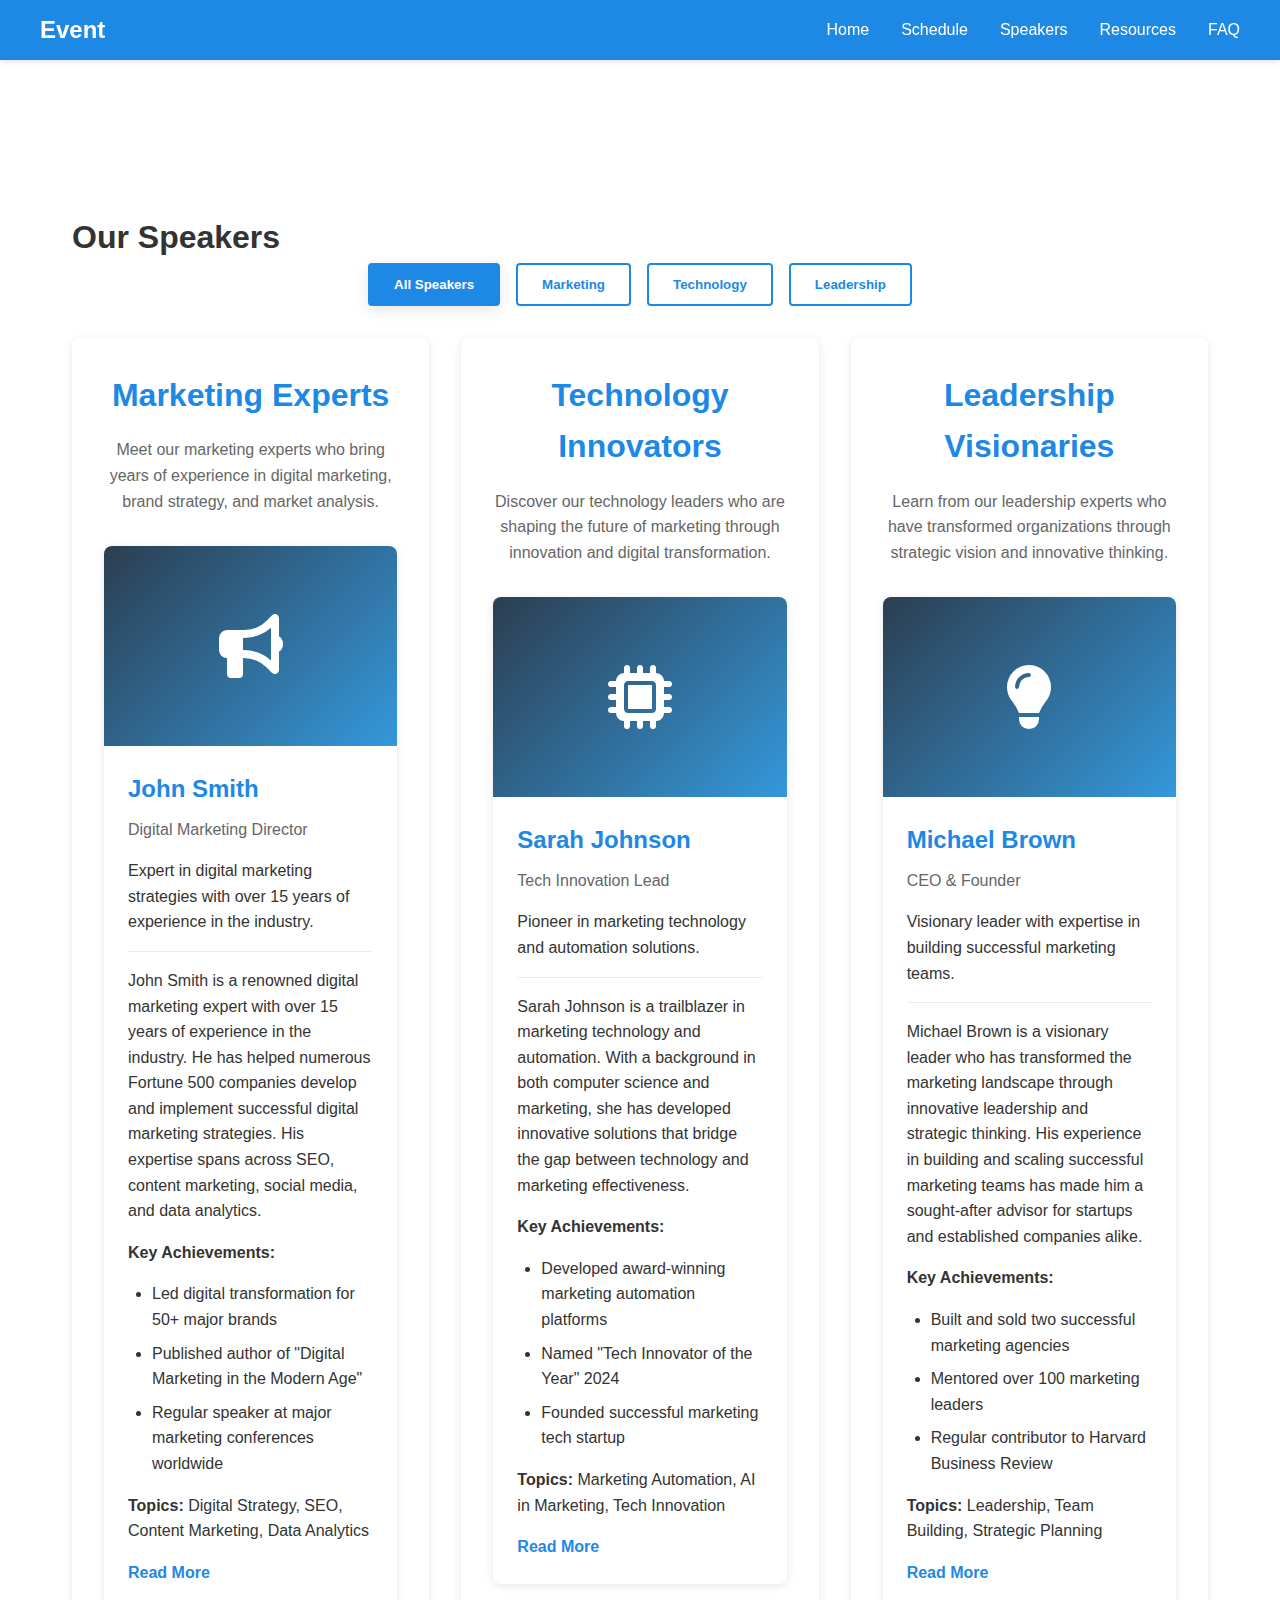
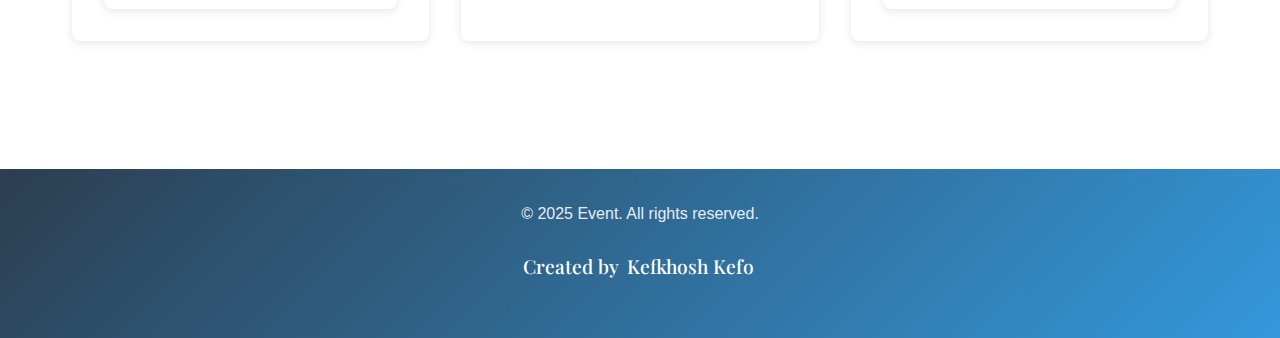
<file: speakers.html>
<!DOCTYPE html>
<html lang="en">
<head>
  <meta charset="UTF-8" />
  <meta name="viewport" content="width=device-width, initial-scale=1.0" />
  <title>Event Platform - Speakers</title>
  <link rel="preconnect" href="https://fonts.googleapis.com">
  <link rel="preconnect" href="https://fonts.gstatic.com" crossorigin>
  <link href="https://fonts.googleapis.com/css2?family=Playfair+Display:wght@400;500;600&display=swap" rel="stylesheet">
  <link rel="stylesheet" href="css\style.css" />
  <link rel="stylesheet" href="https://cdnjs.cloudflare.com/ajax/libs/font-awesome/6.5.1/css/all.min.css" />
  <script src="js/jquery.min.js"></script>
  <script src="js/script.js" defer></script>
  <style>
    .speakers-container {
      max-width: 1200px;
      margin: 120px auto 40px;
      padding: 2rem;
    }

    .speaker-filters {
      margin-bottom: 2rem;
      display: flex;
      gap: 1rem;
      flex-wrap: wrap;
    }

    .filter-btn {
      padding: 0.5rem 1rem;
      border: 1px solid var(--primary-color);
      background: transparent;
      color: var(--primary-color);
      border-radius: 4px;
      cursor: pointer;
      transition: all 0.3s ease;
    }

    .filter-btn.active {
      background: var(--primary-color);
      color: white;
    }

    .speakers-grid {
      display: grid;
      grid-template-columns: repeat(auto-fill, minmax(280px, 1fr));
      gap: 2rem;
      margin-top: 2rem;
    }

    .speaker-card {
      background: white;
      border-radius: 8px;
      overflow: hidden;
      box-shadow: 0 2px 10px rgba(0,0,0,0.1);
      transition: transform 0.3s ease;
      cursor: pointer;
    }

    .speaker-card:hover {
      transform: translateY(-5px);
    }

    .speaker-icon {
      width: 100%;
      height: 200px;
      display: flex;
      align-items: center;
      justify-content: center;
      background: linear-gradient(135deg, #2c3e50 0%, #3498db 100%);
      color: white;
      font-size: 4rem;
      transition: all 0.3s ease;
    }

    .speaker-card:hover .speaker-icon {
      transform: scale(1.05);
    }

    .speaker-info {
      padding: 1.5rem;
    }

    .speaker-name {
      font-size: 1.5rem;
      margin-bottom: 0.5rem;
      color: var(--primary-color);
    }

    .speaker-title {
      color: #666;
      margin-bottom: 1rem;
    }

    .speaker-bio {
      margin-bottom: 1rem;
      line-height: 1.6;
    }

    .read-more {
      color: var(--primary-color);
      text-decoration: none;
      font-weight: bold;
      cursor: pointer;
    }

    .read-more:hover {
      text-decoration: underline;
    }

    /* Modal Styles */
    .modal {
      display: none;
      position: fixed;
      top: 0;
      left: 0;
      width: 100%;
      height: 100%;
      background: rgba(0,0,0,0.5);
      z-index: 1000;
    }

    .modal-content {
      position: relative;
      background: white;
      width: 90%;
      max-width: 600px;
      margin: 50px auto;
      padding: 2rem;
      border-radius: 8px;
      max-height: 80vh;
      overflow-y: auto;
    }

    .close-modal {
      position: absolute;
      top: 1rem;
      right: 1rem;
      font-size: 1.5rem;
      cursor: pointer;
      color: #666;
    }

    .modal-icon {
      width: 150px;
      height: 150px;
      border-radius: 50%;
      background: linear-gradient(135deg, #2c3e50 0%, #3498db 100%);
      color: white;
      font-size: 3rem;
      display: flex;
      align-items: center;
      justify-content: center;
      margin: 0 auto 1.5rem;
    }

    .speaker-details {
      display: none;
      padding: 1.5rem;
      background: var(--secondary-color);
      border-top: 1px solid #ddd;
    }

    .speaker-full-bio {
      margin-top: 1rem;
      padding-top: 1rem;
      border-top: 1px solid #eee;
    }

    .speaker-full-bio p {
      margin-bottom: 1rem;
      line-height: 1.6;
    }

    .speaker-full-bio ul {
      margin: 0.5rem 0 1rem 1.5rem;
    }

    .speaker-full-bio li {
      margin-bottom: 0.5rem;
    }

    .speaker-section {
      margin-bottom: 3rem;
      padding: 2rem;
      background: white;
      border-radius: 8px;
      box-shadow: 0 2px 10px rgba(0,0,0,0.1);
      transition: all 0.3s ease;
    }

    .section-title {
      color: var(--primary-color);
      font-size: 2rem;
      margin-bottom: 1rem;
      text-align: center;
    }

    .section-description {
      text-align: center;
      margin-bottom: 2rem;
      color: #666;
      max-width: 800px;
      margin-left: auto;
      margin-right: auto;
    }

    .section-speakers {
      display: grid;
      grid-template-columns: repeat(auto-fill, minmax(280px, 1fr));
      gap: 2rem;
    }

    .speaker-filters {
      margin-bottom: 2rem;
      display: flex;
      gap: 1rem;
      flex-wrap: wrap;
      justify-content: center;
    }

    .filter-btn {
      padding: 0.75rem 1.5rem;
      border: 2px solid var(--primary-color);
      background: transparent;
      color: var(--primary-color);
      border-radius: 4px;
      cursor: pointer;
      transition: all 0.3s ease;
      font-weight: bold;
    }

    .filter-btn:hover {
      background: var(--primary-color);
      color: white;
      transform: translateY(-2px);
    }

    .filter-btn.active {
      background: var(--primary-color);
      color: white;
      box-shadow: 0 4px 15px rgba(0, 0, 0, 0.1);
    }

    @media (max-width: 768px) {
      .speakers-grid {
        grid-template-columns: 1fr;
      }
      
      .speaker-filters {
        flex-direction: column;
      }
      
      .filter-btn {
        width: 100%;
      }

      .speaker-section {
        padding: 1rem;
      }

      .section-title {
        font-size: 1.5rem;
      }

      .section-speakers {
        grid-template-columns: 1fr;
      }

      .speaker-filters {
        flex-direction: column;
      }
      
      .filter-btn {
        width: 100%;
      }
    }
  </style>
</head>
<body>
  <header>
    <nav>
      <div class="logo">Event</div>
      <ul class="nav-links">
        <li><a href="index.html">Home</a></li>
        <li><a href="schedule.html">Schedule</a></li>
        <li><a href="speakers.html">Speakers</a></li>
        <li><a href="resources.html">Resources</a></li>
        <li><a href="faq.html">FAQ</a></li>
      </ul>
    </nav>
  </header>

  <main class="speakers-container">
    <h1>Our Speakers</h1>
    
    <div class="speaker-filters">
      <button class="filter-btn active" data-category="all">All Speakers</button>
      <button class="filter-btn" data-category="marketing">Marketing</button>
      <button class="filter-btn" data-category="tech">Technology</button>
      <button class="filter-btn" data-category="leadership">Leadership</button>
    </div>

    <div class="speakers-grid">
      <!-- Marketing Section -->
      <div class="speaker-section" id="marketing-section">
        <h2 class="section-title">Marketing Experts</h2>
        <div class="section-description">
          <p>Meet our marketing experts who bring years of experience in digital marketing, brand strategy, and market analysis.</p>
        </div>
        <div class="section-speakers">
          <!-- Speaker 1 -->
          <article class="speaker-card" data-category="marketing">
            <div class="speaker-icon">
              <i class="fas fa-bullhorn"></i>
            </div>
            <div class="speaker-info">
              <h2 class="speaker-name">John Smith</h2>
              <p class="speaker-title">Digital Marketing Director</p>
              <p class="speaker-bio">Expert in digital marketing strategies with over 15 years of experience in the industry.</p>
              <div class="speaker-full-bio">
                <p>John Smith is a renowned digital marketing expert with over 15 years of experience in the industry. He has helped numerous Fortune 500 companies develop and implement successful digital marketing strategies. His expertise spans across SEO, content marketing, social media, and data analytics.</p>
                <p><strong>Key Achievements:</strong></p>
                <ul>
                  <li>Led digital transformation for 50+ major brands</li>
                  <li>Published author of "Digital Marketing in the Modern Age"</li>
                  <li>Regular speaker at major marketing conferences worldwide</li>
                </ul>
                <p><strong>Topics:</strong> Digital Strategy, SEO, Content Marketing, Data Analytics</p>
              </div>
              <span class="read-more">Read More</span>
            </div>
          </article>
        </div>
      </div>

      <!-- Technology Section -->
      <div class="speaker-section" id="tech-section">
        <h2 class="section-title">Technology Innovators</h2>
        <div class="section-description">
          <p>Discover our technology leaders who are shaping the future of marketing through innovation and digital transformation.</p>
        </div>
        <div class="section-speakers">
          <!-- Speaker 2 -->
          <article class="speaker-card" data-category="tech">
            <div class="speaker-icon">
              <i class="fas fa-microchip"></i>
            </div>
            <div class="speaker-info">
              <h2 class="speaker-name">Sarah Johnson</h2>
              <p class="speaker-title">Tech Innovation Lead</p>
              <p class="speaker-bio">Pioneer in marketing technology and automation solutions.</p>
              <div class="speaker-full-bio">
                <p>Sarah Johnson is a trailblazer in marketing technology and automation. With a background in both computer science and marketing, she has developed innovative solutions that bridge the gap between technology and marketing effectiveness.</p>
                <p><strong>Key Achievements:</strong></p>
                <ul>
                  <li>Developed award-winning marketing automation platforms</li>
                  <li>Named "Tech Innovator of the Year" 2024</li>
                  <li>Founded successful marketing tech startup</li>
                </ul>
                <p><strong>Topics:</strong> Marketing Automation, AI in Marketing, Tech Innovation</p>
              </div>
              <span class="read-more">Read More</span>
            </div>
          </article>
        </div>
      </div>

      <!-- Leadership Section -->
      <div class="speaker-section" id="leadership-section">
        <h2 class="section-title">Leadership Visionaries</h2>
        <div class="section-description">
          <p>Learn from our leadership experts who have transformed organizations through strategic vision and innovative thinking.</p>
        </div>
        <div class="section-speakers">
          <!-- Speaker 3 -->
          <article class="speaker-card" data-category="leadership">
            <div class="speaker-icon">
              <i class="fas fa-lightbulb"></i>
            </div>
            <div class="speaker-info">
              <h2 class="speaker-name">Michael Brown</h2>
              <p class="speaker-title">CEO & Founder</p>
              <p class="speaker-bio">Visionary leader with expertise in building successful marketing teams.</p>
              <div class="speaker-full-bio">
                <p>Michael Brown is a visionary leader who has transformed the marketing landscape through innovative leadership and strategic thinking. His experience in building and scaling successful marketing teams has made him a sought-after advisor for startups and established companies alike.</p>
                <p><strong>Key Achievements:</strong></p>
                <ul>
                  <li>Built and sold two successful marketing agencies</li>
                  <li>Mentored over 100 marketing leaders</li>
                  <li>Regular contributor to Harvard Business Review</li>
                </ul>
                <p><strong>Topics:</strong> Leadership, Team Building, Strategic Planning</p>
              </div>
              <span class="read-more">Read More</span>
            </div>
          </article>
        </div>
      </div>
    </div>
  </main>

  <!-- Modal Template -->
  <div class="modal" id="speakerModal">
    <div class="modal-content">
      <span class="close-modal">&times;</span>
      <div class="modal-icon">
        <i class="fas fa-user"></i>
      </div>
      <h2 class="speaker-name"></h2>
      <p class="speaker-title"></p>
      <div class="speaker-full-bio"></div>
    </div>
  </div>

  <footer>
    <div class="container">
      <p>&copy; 2025 Event. All rights reserved.</p>
      <p class="footer-signature">Created by <span>Kefkhosh Kefo</span></p>
    </div>
  </footer>

  <script>
    document.addEventListener('DOMContentLoaded', function() {
      const filterButtons = document.querySelectorAll('.filter-btn');
      const speakerSections = document.querySelectorAll('.speaker-section');

      // Initially show all sections
      speakerSections.forEach(section => {
        section.style.display = 'block';
      });

      filterButtons.forEach(button => {
        button.addEventListener('click', function() {
          const category = this.getAttribute('data-category');

          // Update active state of buttons
          filterButtons.forEach(btn => btn.classList.remove('active'));
          this.classList.add('active');

          // Show/hide sections based on category
          speakerSections.forEach(section => {
            if (category === 'all') {
              section.style.display = 'block';
            } else {
              section.style.display = section.id === `${category}-section` ? 'block' : 'none';
            }
          });
        });
      });

      // Handle speaker card clicks for modal
      const speakerCards = document.querySelectorAll('.speaker-card');
      const modal = document.getElementById('speakerModal');
      const closeModal = document.querySelector('.close-modal');

      speakerCards.forEach(card => {
        card.addEventListener('click', function() {
          const name = this.querySelector('.speaker-name').textContent;
          const title = this.querySelector('.speaker-title').textContent;
          const bio = this.querySelector('.speaker-full-bio').innerHTML;
          const icon = this.querySelector('.speaker-icon i').className;

          modal.querySelector('.modal-icon i').className = icon;
          modal.querySelector('.speaker-name').textContent = name;
          modal.querySelector('.speaker-title').textContent = title;
          modal.querySelector('.speaker-full-bio').innerHTML = bio;

          modal.style.display = 'block';
        });
      });

      closeModal.addEventListener('click', () => {
        modal.style.display = 'none';
      });

      window.addEventListener('click', (e) => {
        if (e.target === modal) {
          modal.style.display = 'none';
        }
      });
    });
  </script>
</body>
</html>
</file>
<file: css/style.css>
:root {
  --primary-color: #1e88e5;
  --secondary-color: #f5f5f5;
  --text-color: #333;
  --accent-color: #ff4081;
  --container-width: 1200px;
  --header-height: 60px;
}

* {
  margin: 0;
  padding: 0;
  box-sizing: border-box;
}

body {
  font-family: 'Helvetica Neue', sans-serif;
  color: var(--text-color);
  line-height: 1.6;
  padding-top: var(--header-height);
}

.container {
  max-width: var(--container-width);
  margin: 0 auto;
  padding: 0 1rem;
}

/* Header & Navigation */
header {
  background: var(--primary-color);
  color: #fff;
  padding: 1rem;
  position: fixed;
  width: 100%;
  top: 0;
  left: 0;
  z-index: 1000;
  box-shadow: 0 2px 5px rgba(0,0,0,0.1);
  height: var(--header-height);
}

nav {
  display: flex;
  justify-content: space-between;
  align-items: center;
  max-width: var(--container-width);
  margin: 0 auto;
  height: 100%;
}

.logo {
  font-size: 1.5rem;
  font-weight: bold;
}

.nav-links {
  list-style: none;
  display: flex;
  gap: 2rem;
}

.nav-links a {
  color: #fff;
  text-decoration: none;
  transition: color 0.3s ease;
}

.nav-links a:hover {
  color: var(--accent-color);
}

/* Main Content Spacing */
main {
  min-height: calc(100vh - var(--header-height));
  padding: 2rem 0;
}

section {
  padding: 4rem 0;
  margin-top: 0;
}

/* Hero Section */
.hero {
  background: linear-gradient(135deg, #2c3e50 0%, #3498db 50%, #2980b9 100%);
  color: white;
  text-align: center;
  padding: 6rem 2rem;
  position: relative;
  overflow: hidden;
}

.hero::before {
  content: '';
  position: absolute;
  top: 0;
  left: 0;
  right: 0;
  bottom: 0;
  background: url("data:image/svg+xml,%3Csvg width='60' height='60' viewBox='0 0 60 60' xmlns='http://www.w3.org/2000/svg'%3E%3Cg fill='none' fill-rule='evenodd'%3E%3Cg fill='%23ffffff' fill-opacity='0.05'%3E%3Cpath d='M36 34v-4h-2v4h-4v2h4v4h2v-4h4v-2h-4zm0-30V0h-2v4h-4v2h4v4h2V6h4V4h-4zM6 34v-4H4v4H0v2h4v4h2v-4h4v-2H6zM6 4V0H4v4H0v2h4v4h2V6h4V4H6z'/%3E%3C/g%3E%3C/g%3E%3C/svg%3E");
  opacity: 0.1;
}

.hero h1 {
  font-size: 3.5rem;
  margin-bottom: 1rem;
  position: relative;
  text-shadow: 2px 2px 4px rgba(0, 0, 0, 0.2);
}

.hero p {
  font-size: 1.25rem;
  margin-bottom: 2rem;
  position: relative;
  text-shadow: 1px 1px 2px rgba(0, 0, 0, 0.2);
}

.hero .btn {
  position: relative;
  background: rgba(255, 255, 255, 0.2);
  backdrop-filter: blur(5px);
  border: 2px solid rgba(255, 255, 255, 0.3);
  transition: all 0.3s ease;
}

.hero .btn:hover {
  background: rgba(255, 255, 255, 0.3);
  transform: translateY(-2px);
  box-shadow: 0 4px 15px rgba(0, 0, 0, 0.2);
}

/* About Section */
.about-event {
  padding: 4rem 0;
  background: var(--secondary-color);
}

.about-event h2 {
  text-align: center;
  margin-bottom: 2rem;
}

.about-event p {
  max-width: 800px;
  margin: 0 auto 1rem;
}

/* Featured Sessions */
.featured-sessions {
  padding: 4rem 0;
}

.featured-sessions h2 {
  text-align: center;
  margin-bottom: 2rem;
}

.session-cards {
  display: grid;
  grid-template-columns: repeat(auto-fit, minmax(300px, 1fr));
  gap: 2rem;
  padding: 1rem;
}

.card {
  background: white;
  border-radius: 8px;
  overflow: hidden;
  box-shadow: 0 2px 10px rgba(0,0,0,0.1);
  transition: transform 0.3s ease;
  text-align: center;
  padding: 2rem;
}

.card:hover {
  transform: translateY(-5px);
}

.icon-container {
  width: 100px;
  height: 100px;
  margin: 0 auto 1.5rem;
  display: flex;
  align-items: center;
  justify-content: center;
  background: linear-gradient(135deg, #2c3e50 0%, #3498db 100%);
  border-radius: 50%;
  color: white;
  transition: all 0.3s ease;
}

.card:hover .icon-container {
  transform: scale(1.1);
  box-shadow: 0 4px 15px rgba(0, 0, 0, 0.2);
}

.icon-container i {
  font-size: 2.5rem;
}

.card h3 {
  color: var(--primary-color);
  margin-bottom: 1rem;
  font-size: 1.5rem;
}

.card p {
  color: #666;
  margin-bottom: 1.5rem;
  line-height: 1.6;
}

.card .btn {
  display: inline-block;
  padding: 0.75rem 1.5rem;
  background: var(--primary-color);
  color: white;
  text-decoration: none;
  border-radius: 4px;
  transition: all 0.3s ease;
}

.card .btn:hover {
  background: #1565c0;
  transform: translateY(-2px);
}

/* FAQ Teaser */
.faq-teaser {
  padding: 4rem 0;
  background: var(--secondary-color);
}

.faq-teaser h2 {
  text-align: center;
  margin-bottom: 2rem;
}

.faq-preview {
  max-width: 800px;
  margin: 0 auto;
}

.faq-item {
  background: #fff;
  padding: 1.5rem;
  margin-bottom: 1rem;
  border-radius: 8px;
  box-shadow: 0 2px 5px rgba(0,0,0,0.05);
}

.faq-item h3 {
  margin-bottom: 0.5rem;
  color: var(--primary-color);
}

/* Buttons */
.btn {
  background: var(--primary-color);
  color: #fff;
  padding: 0.75rem 1.5rem;
  border-radius: 4px;
  text-decoration: none;
  display: inline-block;
  transition: background 0.3s ease;
  border: none;
  cursor: pointer;
}

.btn:hover {
  background: #1565c0;
}

/* Footer */
footer {
  background: linear-gradient(135deg, #2c3e50 0%, #3498db 100%);
  padding: 2rem 0;
  margin-top: 3rem;
  text-align: center;
  color: white;
}

footer .container {
  max-width: 1200px;
  margin: 0 auto;
  padding: 0 1rem;
}

footer p {
  margin-bottom: 1rem;
  color: rgba(255, 255, 255, 0.9);
}

.footer-signature {
  display: block;
  margin-top: 1rem;
  font-family: 'Playfair Display', serif;
  color: white;
  font-size: 1.2rem;
  font-weight: 500;
  text-align: center;
  padding: 0.5rem 0;
  position: relative;
}

.footer-signature span {
  display: inline-block;
  position: relative;
  padding: 0 0.2rem;
  cursor: pointer;
  transition: transform 0.3s ease, font-size 0.3s ease;
}

.footer-signature:hover span {
  transform: scale(1.1);
  font-size: 1.3rem;
}

/* Responsive Design */
@media (max-width: 768px) {
  .nav-links {
    display: none;
  }
  
  .hero h1 {
    font-size: 2rem;
  }
  
  .session-cards {
    grid-template-columns: 1fr;
  }

  main {
    padding: 1rem 0;
  }

  section {
    padding: 2rem 0;
  }
}
</file>
